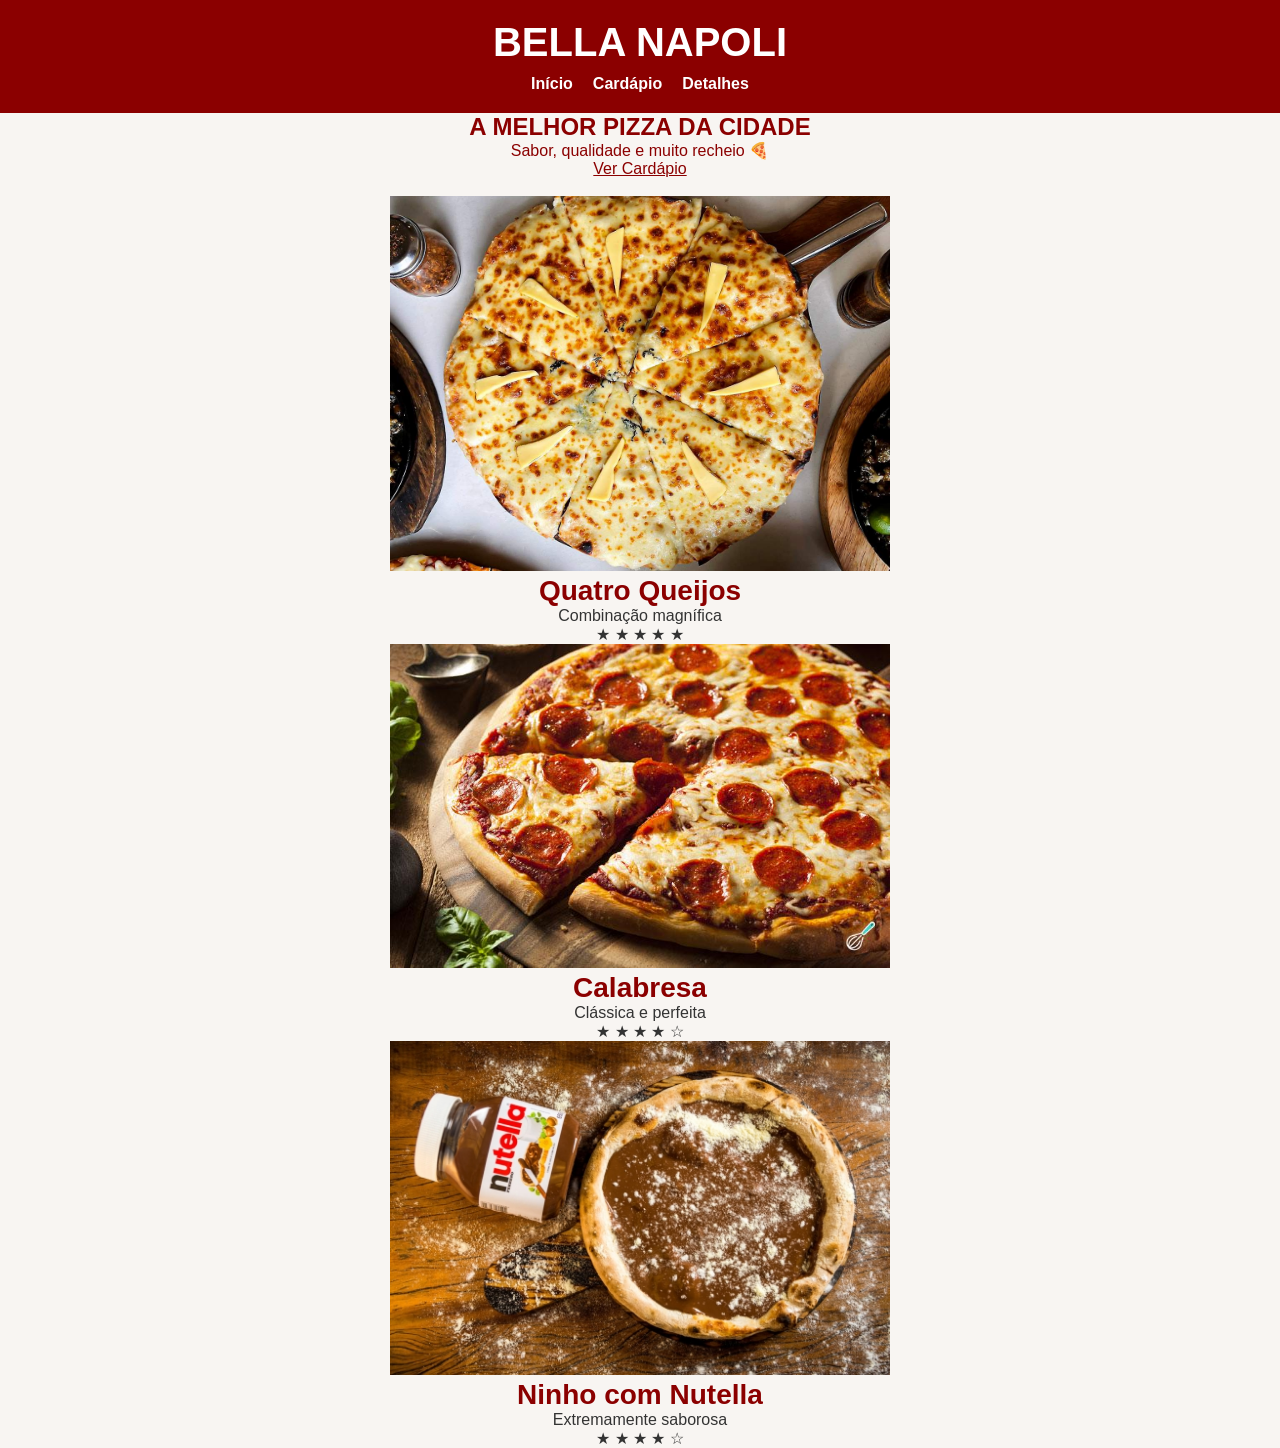
<file: index.html>
<!DOCTYPE html>
<html lang="pt-br">
<head>
    <meta charset="UTF-8">
    <meta name="viewport" content="width=device-width, initial-scale=1.0">
    <title>Bella Napoli</title>
    <link rel="stylesheet" href="style.css">
</head>
<body>
    <header>
        <h1>BELLA NAPOLI</h1>
        <nav>
            <a href="index.html">Início</a>
            <a href="cardapio.html">Cardápio</a>
            <a href="detalhes.html">Detalhes</a>
        </nav>
    </header>

    <section class="hero">
        <h2>A MELHOR PIZZA DA CIDADE</h2>
        <p>Sabor, qualidade e muito recheio 🍕</p>
        <a href="cardapio.html" class="btn">Ver Cardápio</a>
    </section>
<br>
    <section id="destaques">
        <div class="carda">
            <img src="4 queijos.jpg" alt="" width="500px">
            <h3>Quatro Queijos</h3>
            <p>Combinação magnífica</p>
            <p class="stars">&#9733; &#9733; &#9733; &#9733; &#9733;</p>
        </div>

          <div class="carda">
            <img src="pizza_calabresa_e_mussarela_4389_orig.jpg" alt="" width="500px">
            <h3>Calabresa</h3>
            <p>Clássica e perfeita</p>
            <p class="stars">&#9733; &#9733; &#9733; &#9733; &#9734;</p>
        </div>

          <div class="carda">
            <img src="ninho.jpg" alt="" width="500px">
            <h3>Ninho com Nutella</h3>
            <p>Extremamente saborosa</p>
            <p class="stars">&#9733; &#9733; &#9733; &#9733; &#9734;</p>
        </div>
    </section>
</body>
</html>
</file>
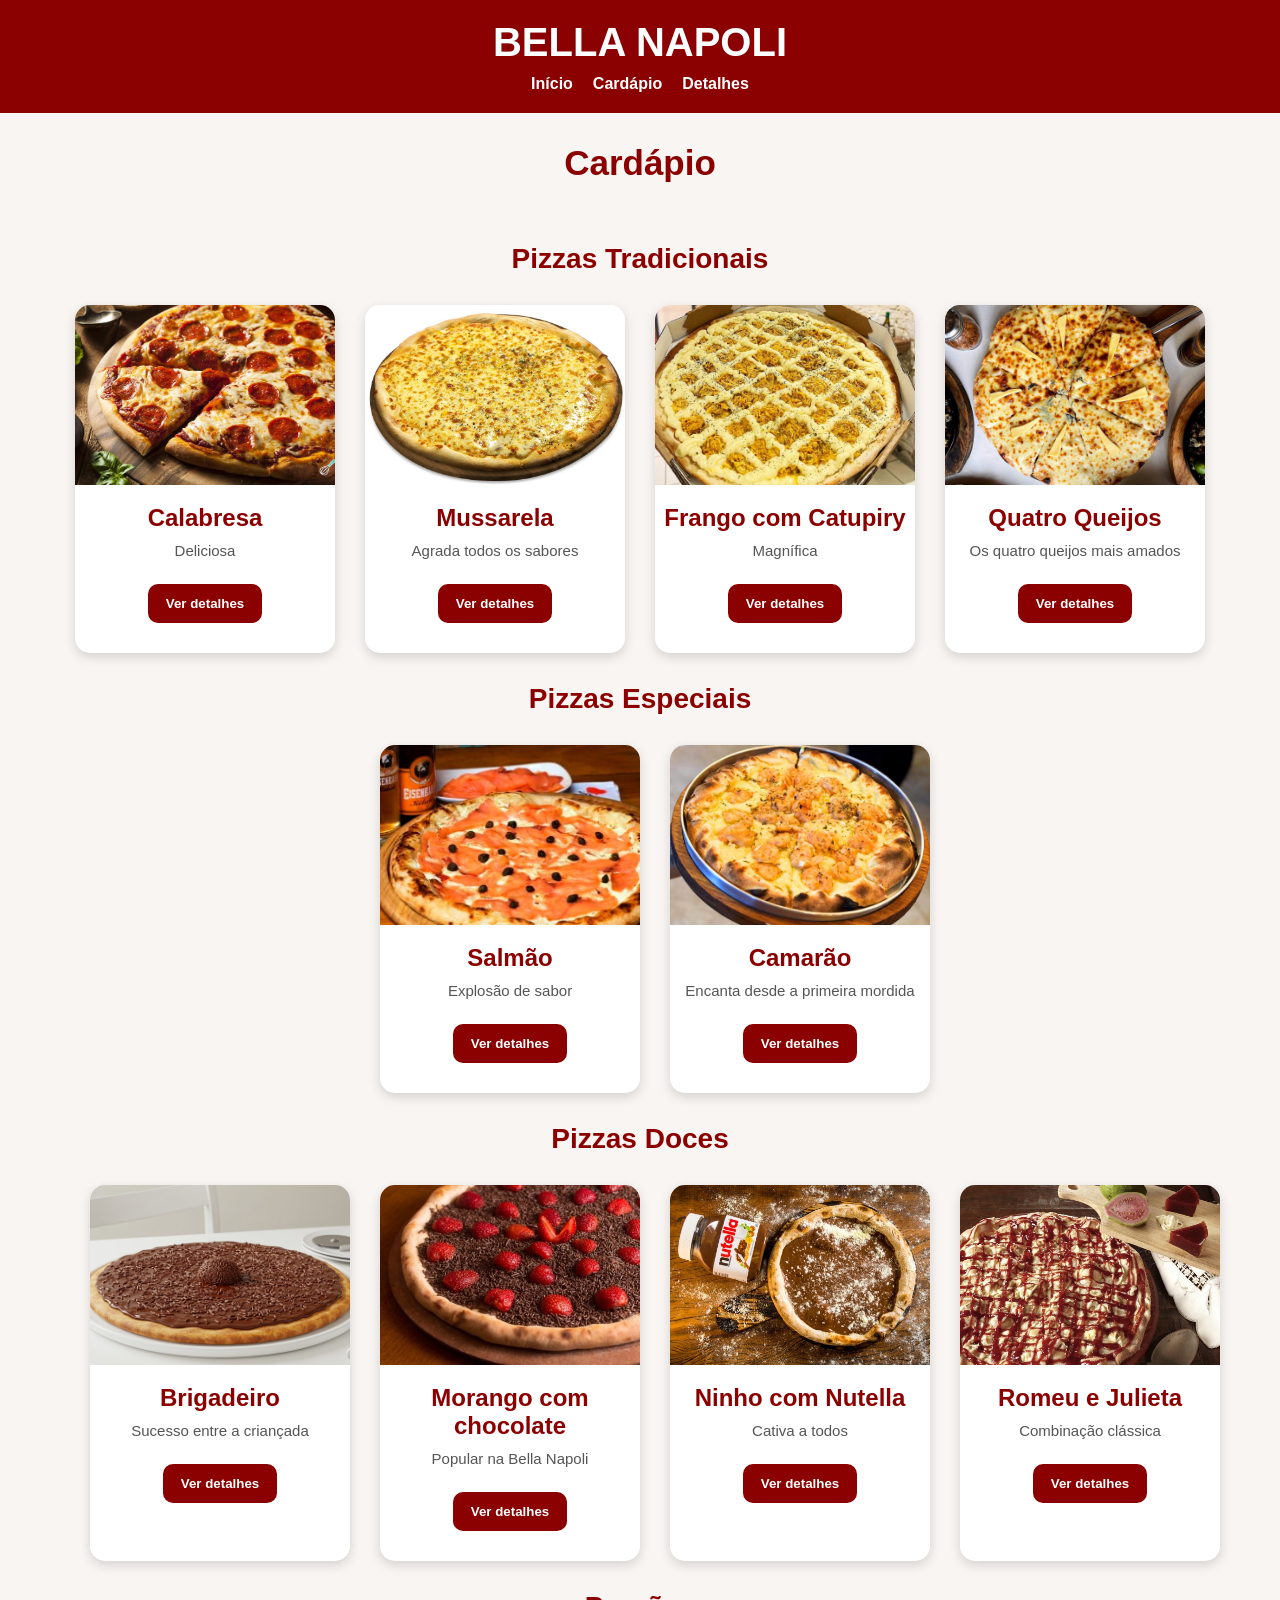
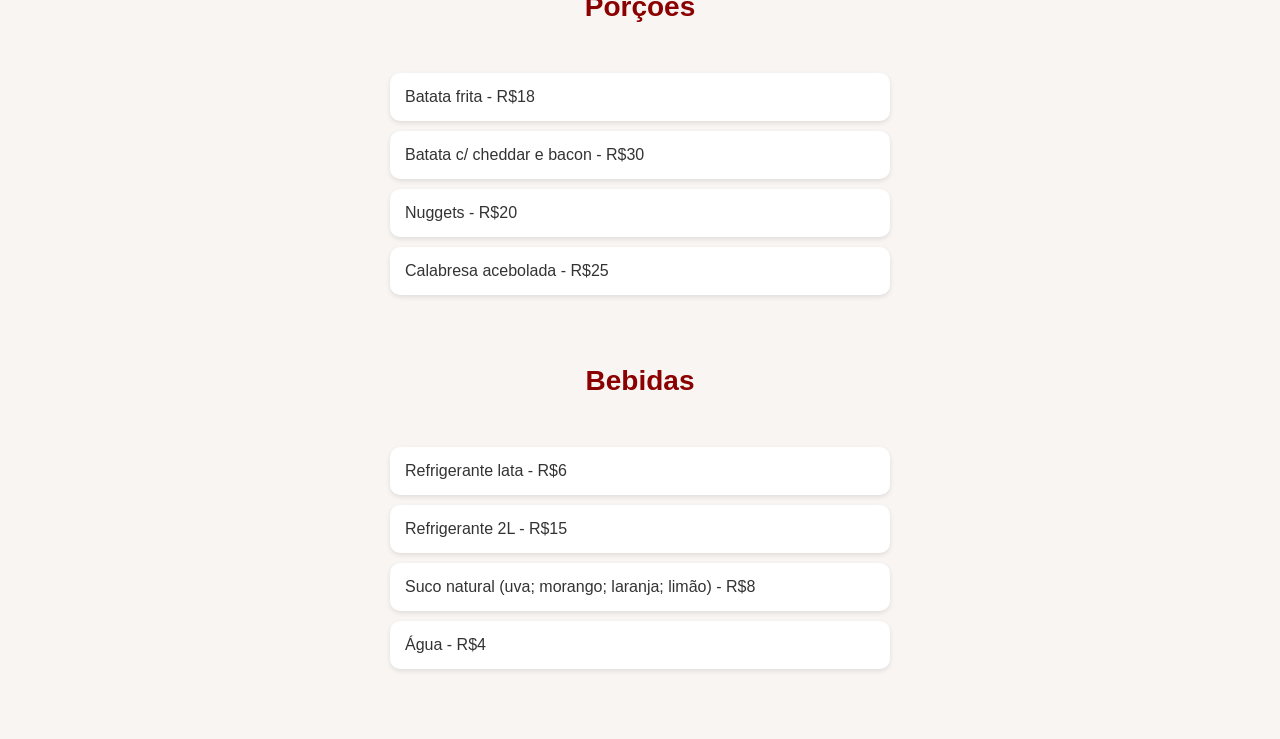
<file: cardapio.html>
<!DOCTYPE html>
<html lang="pt-br">
<head>
    <meta charset="UTF-8">
    <meta name="viewport" content="width=device-width, initial-scale=1.0">
    <title>Cardápio</title>
    <link rel="stylesheet" href="style.css">
</head>
<body>
    <header>
        <h1>BELLA NAPOLI</h1>
        <nav>
            <a href="index.html">Início</a>
            <a href="cardapio.html">Cardápio</a>
            <a href="detalhes.html">Detalhes</a>
        </nav>
    </header>

    <h2 id="title">Cardápio</h2>
    <section class="menu">
        <h3>Pizzas Tradicionais</h3>
        <div class="card">
            <img src="pizza_calabresa_e_mussarela_4389_orig.jpg" alt="">
            <h3>Calabresa</h3>
            <p>Deliciosa</p>
            
            <button><a href="detalhes.html">Ver detalhes</a></button>
        </div>

        <div class="card">
            <img src="mussarela.jpg" alt="">
            <h3>Mussarela</h3>
            <p>Agrada todos os sabores</p>
            
            <button><a href="detalhes.html">Ver detalhes</a></button>
        </div>

        <div class="card">
            <img src="franco catupiry.jpg" alt="">
            <h3>Frango com Catupiry</h3>
            <p>Magnífica</p>
            
            <button><a href="detalhes.html">Ver detalhes</a></button>
        </div>

        <div class="card">
            <img src="4 queijos.jpg" alt="">
            <h3>Quatro Queijos</h3>
            <p>Os quatro queijos mais amados</p>
            
            <button><a href="detalhes.html">Ver detalhes</a></button>
        </div>



        <h3>Pizzas Especiais</h3>
        <br>
        <div class="card">
            <img src="pizza-salmao-cream-cheese.jpg" alt="">
            <h3>Salmão</h3>
            <p>Explosão de sabor</p>
            
            <button><a href="detalhes.html">Ver detalhes</a></button>
        </div>

         <div class="card">
            <img src="camarao.jpg" alt="">
            <h3>Camarão</h3>
            <p>Encanta desde a primeira mordida</p>
            
            <button><a href="detalhes.html">Ver detalhes</a></button>
        </div>

        <h3>Pizzas Doces</h3>
        <br>
         <div class="card">
            <img src="pizza-de-brigadeiro-ia.jpg" alt="">
            <h3>Brigadeiro</h3>
            <p>Sucesso entre a criançada</p>
            
            <button><a href="detalhes.html">Ver detalhes</a></button>
        </div>

         <div class="card">
            <img src="morango.jpg" alt="">
            <h3>Morango com chocolate</h3>
            <p>Popular na Bella Napoli</p>
            
            <button><a href="detalhes.html">Ver detalhes</a></button>
        </div>

         <div class="card">
            <img src="ninho.jpg" alt="">
            <h3>Ninho com Nutella</h3>
            <p>Cativa a todos</p>
            
            <button><a href="detalhes.html">Ver detalhes</a></button>
        </div>

         <div class="card">
            <img src="romeu.jpg" alt="">
            <h3>Romeu e Julieta</h3>
            <p>Combinação clássica</p>
            <button><a href="detalhes.html">Ver detalhes</a></button>
        </div>

        <h3>Porções</h3>
        <ul>
            <li>Batata frita - R$18</li>
            <li>Batata c/ cheddar e bacon - R$30</li>
            <li>Nuggets - R$20</li>
            <li>Calabresa acebolada - R$25</li>
        </ul>

        <h3>Bebidas</h3>
        <ul>
            <li>Refrigerante lata - R$6</li>
            <li>Refrigerante 2L - R$15</li>
            <li>Suco natural (uva; morango; laranja; limão) - R$8</li>
            <li>Água - R$4</li>
        </ul>

    </section>


</body>
</html>
</file>
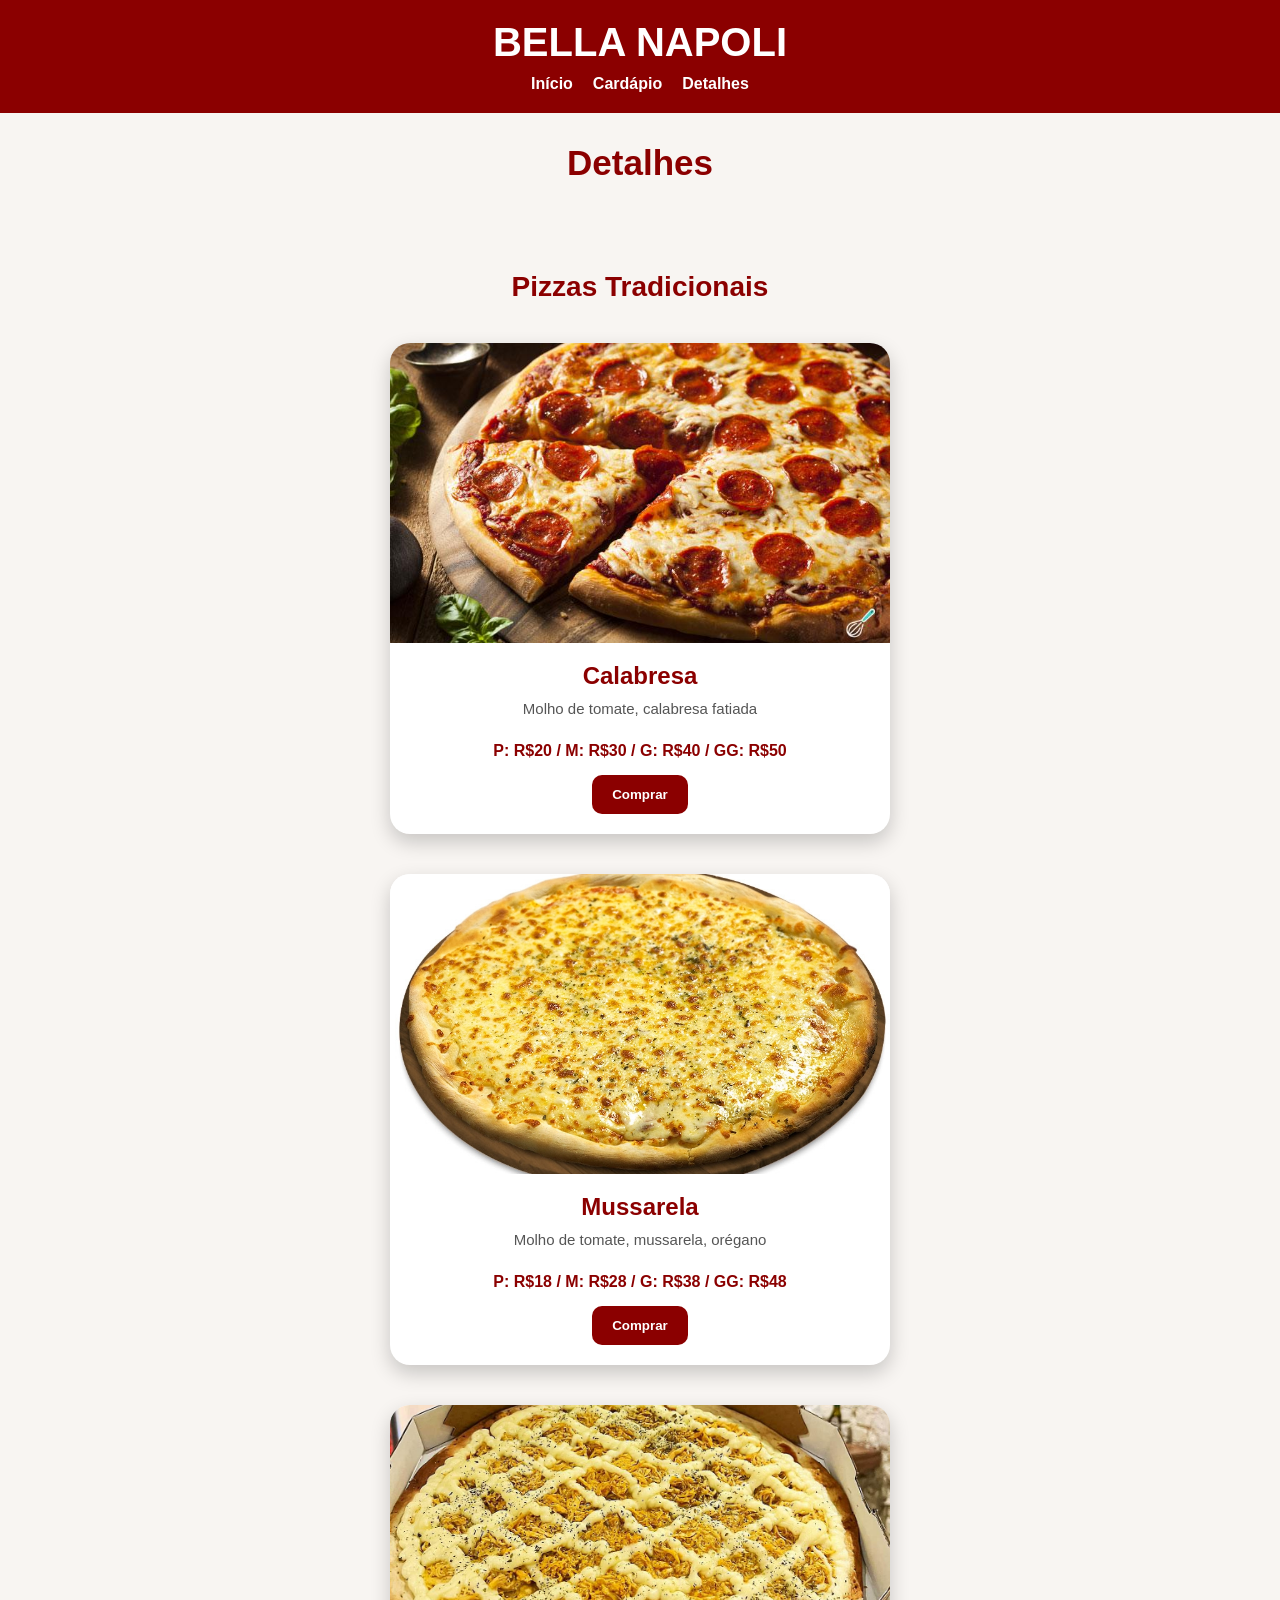
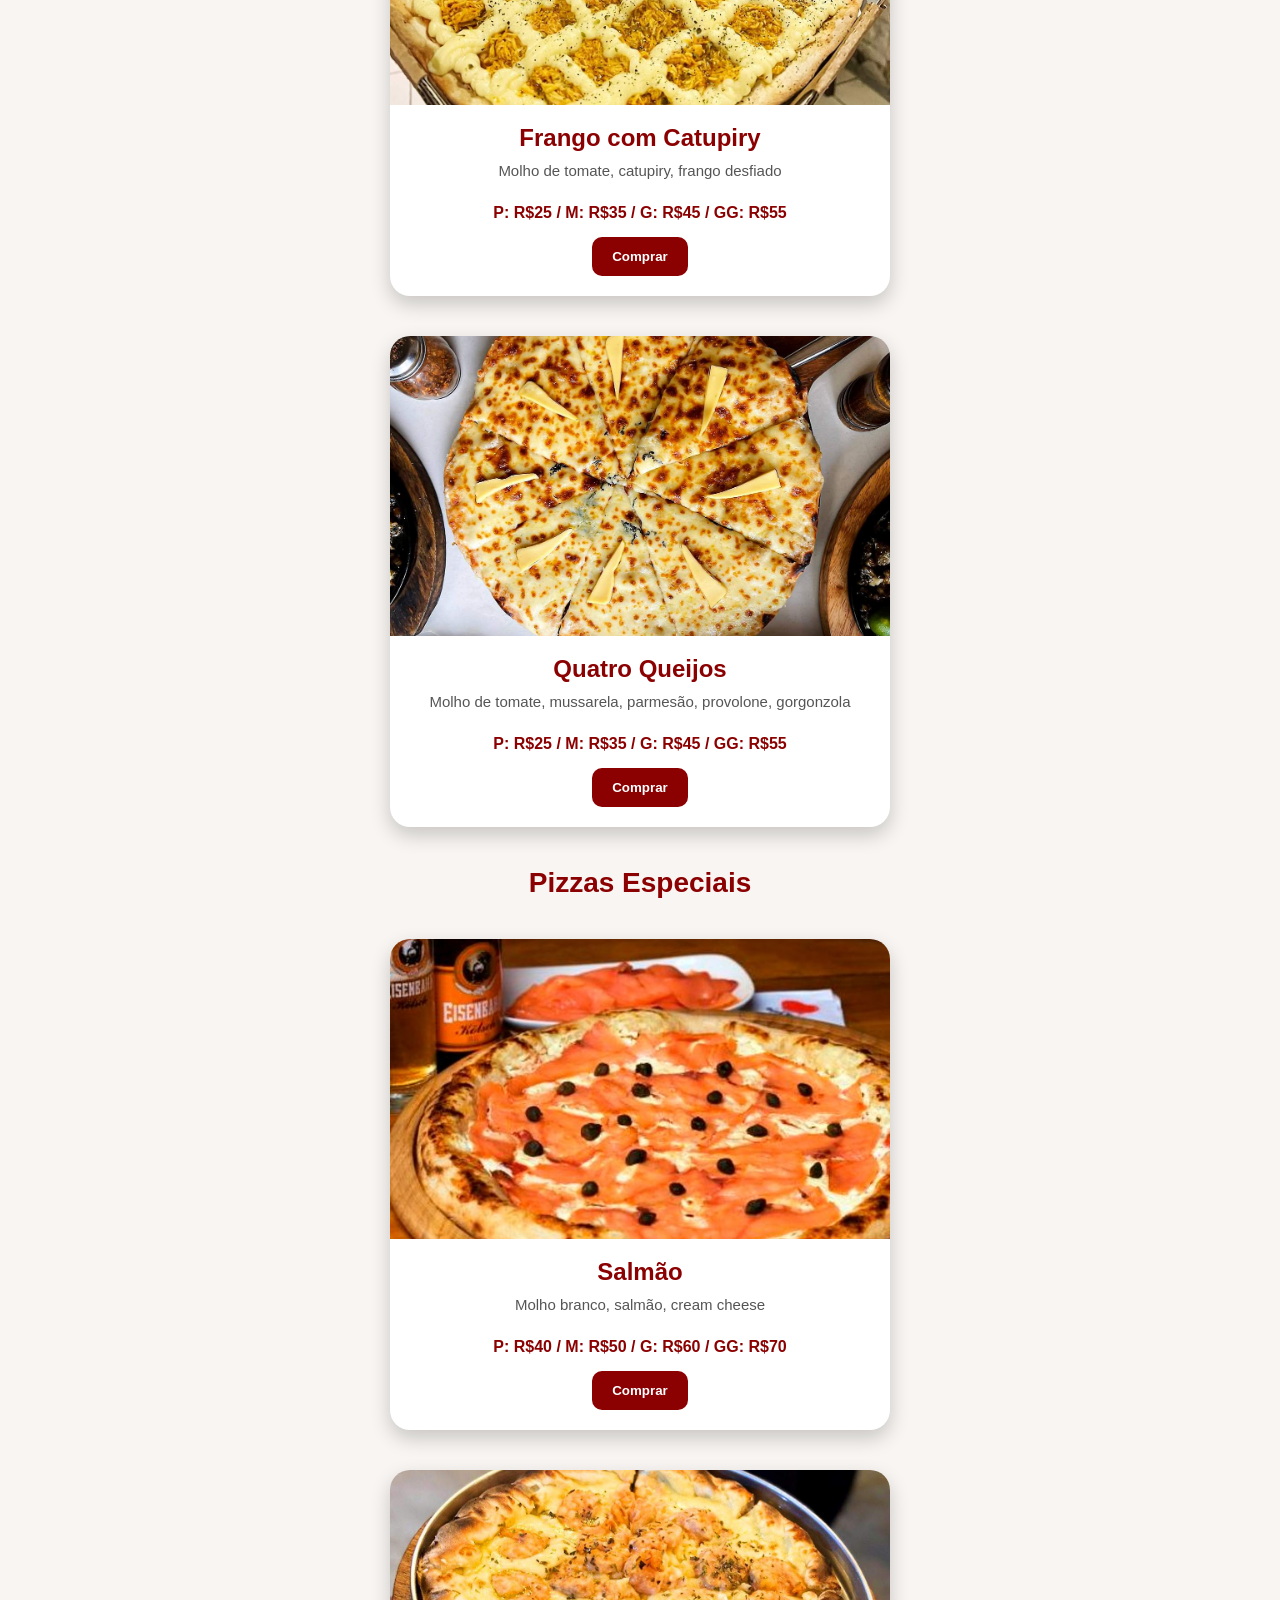
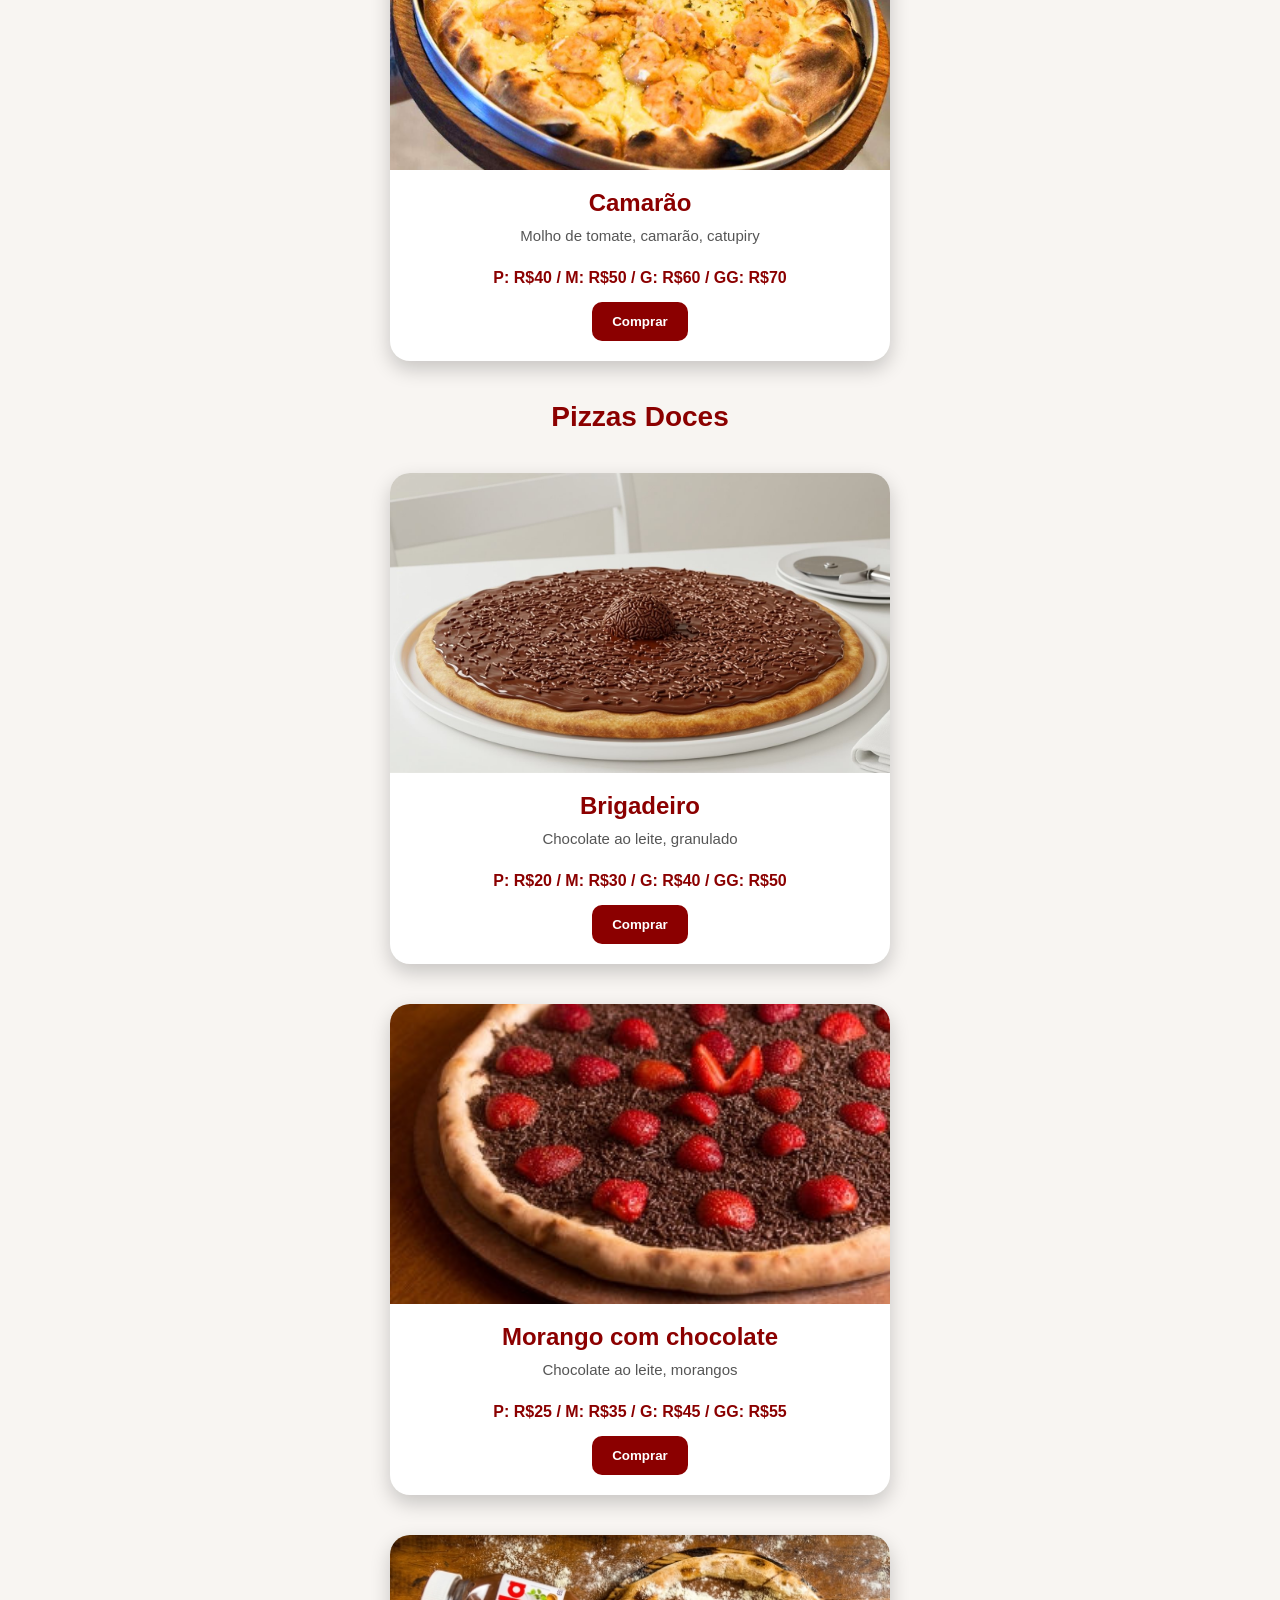
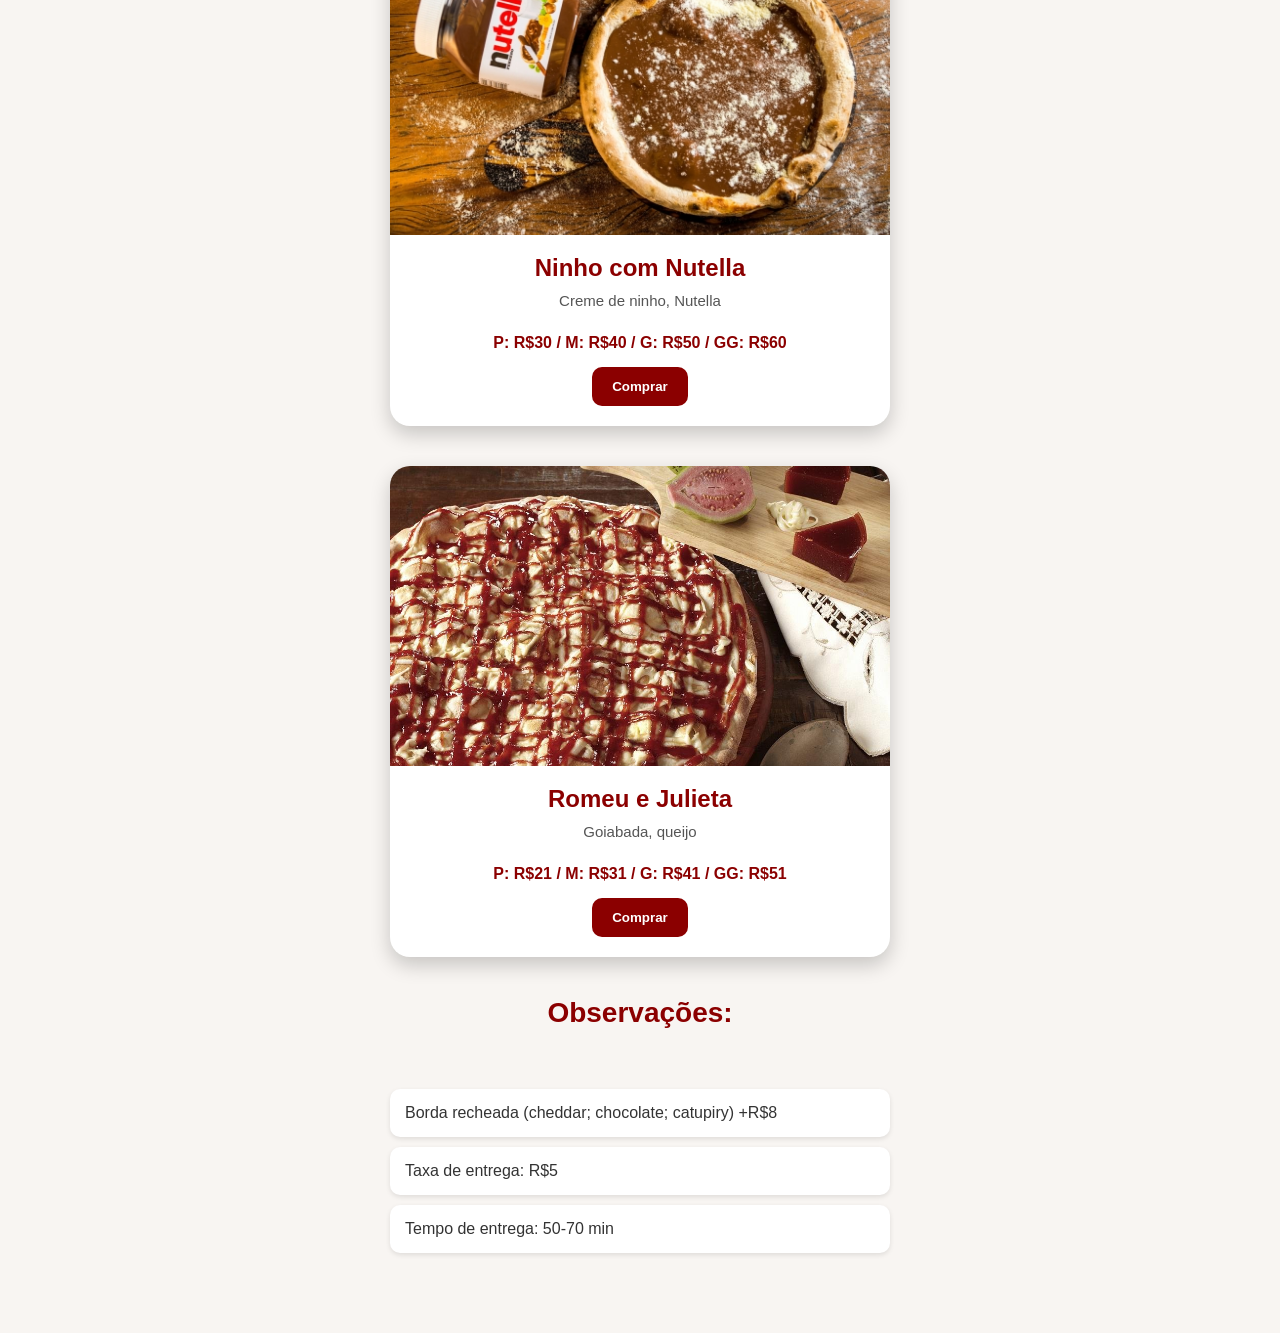
<file: detalhes.html>
<!DOCTYPE html>
<html lang="pt-br">
<head>
    <meta charset="UTF-8">
    <meta name="viewport" content="width=device-width, initial-scale=1.0">
    <title>Detalhes</title>
    <link rel="stylesheet" href="style.css">
</head>
<body>
    <header>
        <h1>BELLA NAPOLI</h1>
        <nav>
            <a href="index.html">Início</a>
            <a href="cardapio.html">Cardápio</a>
            <a href="detalhes.html">Detalhes</a>
        </nav>
    </header>
    <h2 id="title">Detalhes</h2>
    <br>
    <section class="detalhe">
        <h3>Pizzas Tradicionais</h3>
        <div class="card">
            <img src="pizza_calabresa_e_mussarela_4389_orig.jpg" alt="">
            <h3>Calabresa</h3>
            <p>Molho de tomate, calabresa fatiada</p>
            <span>P: R$20 / M: R$30 / G: R$40 / GG: R$50 </span>
            <button class="comprar">Comprar</button>
        </div>

        <div class="card">
            <img src="mussarela.jpg" alt="">
            <h3>Mussarela</h3>
            <p>Molho de tomate, mussarela, orégano</p>
            <span>P: R$18 / M: R$28 / G: R$38 / GG: R$48</span>
            <button class="comprar">Comprar</button>
        </div>

        <div class="card">
            <img src="franco catupiry.jpg" alt="">
            <h3>Frango com Catupiry</h3>
            <p>Molho de tomate, catupiry, frango desfiado</p>
            <span>P: R$25 / M: R$35 / G: R$45 / GG: R$55</span>
            <button class="comprar">Comprar</button>
        </div>

        <div class="card">
            <img src="4 queijos.jpg" alt="">
            <h3>Quatro Queijos</h3>
            <p>Molho de tomate, mussarela, parmesão, provolone, gorgonzola</p>
            <span>P: R$25 / M: R$35 / G: R$45 / GG: R$55</span>
            <button class="comprar">Comprar</button>
        </div>



        <h3>Pizzas Especiais</h3>

        <div class="card">
            <img src="pizza-salmao-cream-cheese.jpg" alt="">
            <h3>Salmão</h3>
            <p>Molho branco, salmão, cream cheese</p>
            <span>P: R$40 / M: R$50 / G: R$60 / GG: R$70</span>
            <button class="comprar">Comprar</button>
        </div>

         <div class="card">
            <img src="camarao.jpg" alt="">
            <h3>Camarão</h3>
            <p>Molho de tomate, camarão, catupiry</p>
            <span>P: R$40 / M: R$50 / G: R$60 / GG: R$70</span>
            <button class="comprar">Comprar</button>
        </div>

        <h3>Pizzas Doces</h3>
        
         <div class="card">
            <img src="pizza-de-brigadeiro-ia.jpg" alt="">
            <h3>Brigadeiro</h3>
            <p>Chocolate ao leite, granulado</p>
            <span>P: R$20 / M: R$30 / G: R$40 / GG: R$50</span>
            <button class="comprar">Comprar</button>
        </div>

         <div class="card">
            <img src="morango.jpg" alt="">
            <h3>Morango com chocolate</h3>
            <p>Chocolate ao leite, morangos</p>
            <span>P: R$25 / M: R$35 / G: R$45 / GG: R$55</span>
           <button class="comprar">Comprar</button>
        </div>

         <div class="card">
            <img src="ninho.jpg" alt="">
            <h3>Ninho com Nutella</h3>
            <p>Creme de ninho, Nutella</p>
            <span>P: R$30 / M: R$40 / G: R$50 / GG: R$60</span>
            <button class="comprar">Comprar</button>
        </div>

         <div class="card">
            <img src="romeu.jpg" alt="">
            <h3>Romeu e Julieta</h3>
            <p>Goiabada, queijo</p>
            <span>P: R$21 / M: R$31 / G: R$41 / GG: R$51</span>
            <button class="comprar">Comprar</button>
        </div>

        <h3>Observações:</h3>
        <ul>
            <li>Borda recheada (cheddar; chocolate; catupiry) +R$8</li>
            <li>Taxa de entrega: R$5</li>
            <li>Tempo de entrega: 50-70 min</li>
        </ul>
    </section>
</body>
</html>
</file>
<file: style.css>
*{
    margin: 0;
    padding: 0;
    box-sizing: border-box;
}


body{
    font-family: Arial, Helvetica, sans-serif;
    background-color: #f8f5f2;
    color: #333;
}


header{
    background-color: #8B0000;
    padding: 20px;
    text-align: center;
}

header h1{
    color: white;
    margin-bottom: 10px;
    font-size: 40px;
}

nav{
    display: flex;
    justify-content: center;
    gap: 20px;
}

nav a{
    text-decoration: none;
    color: white;
    font-weight: bold;
    transition: 0.3s;
}

nav a:hover{
    color: #ffd700;
}


#title{
    text-align: center;
    margin: 30px 0;
    font-size: 35px;
    color: #8B0000;
}

h3{
    
    color: #8B0000;
    font-size: 28px;
    align-items: center;
    text-align: center;

}


.menu,
.detalhe{
    display: flex;
    flex-wrap: wrap;
    justify-content: center;
    gap: 25px;
    padding: 20px;
}

.card{
    background-color: white;
    width: 260px;
    border-radius: 15px;
    overflow: hidden;
    box-shadow: 0 4px 10px rgba(0,0,0,0.2);
    transition: 0.3s;
    text-align: center;
    padding-bottom: 15px;
    align-items: center;
}

.card:hover{
    transform: scale(1.03);
}

.card img{
    width: 100%;
    height: 180px;
    object-fit: cover;
}

.card h3{
    margin-top: 15px;
    font-size: 24px;
}

.card p{
    padding: 10px;
    font-size: 15px;
    color: #555;
}

.card span{
    display: block;
    margin: 10px;
    font-weight: bold;
    color: #8B0000;
}

button{
    background-color: #8B0000;
    border: none;
    padding: 10px 18px;
    border-radius: 8px;
    cursor: pointer;
    transition: 0.3s;
}

button:hover{
    background-color: #b30000;
}

button a{
    text-decoration: none;
    color: white;
    font-weight: bold;
}

.comprar{
    color: white;
    font-weight: bold;
}

ul{
    width: 100%;
    max-width: 500px;
    margin: 10px auto 30px;
    list-style: none;
}

ul li{
    background-color: white;
    margin: 10px 0;
    padding: 15px;
    border-radius: 10px;
    box-shadow: 0 2px 5px rgba(0,0,0,0.1);
}

@media(max-width: 768px){

    nav{
        flex-direction: column;
        gap: 10px;
    }

    .card{
        width: 90%;
    }

    header h1{
        font-size: 30px;
    }

    #title{
        font-size: 28px;
    }
}

.menu h3,
#destaques,
.detalhe h3{
    width: 100%;
    text-align: center
}
 
.hero{
    align-items: center;
    text-align: center;
    color: #8B0000;
}

.btn{
    color: #8B0000;
}

.cards{
    display: flex;
    justify-content: center;
    flex-wrap: wrap;
    gap: 30px;
    padding: 40px;
}

.cards .card{
    width: 280px;
    background-color: white;
    border-radius: 15px;
    overflow: hidden;
    box-shadow: 0 5px 15px rgba(0,0,0,0.2);
    transition: 0.4s;
    text-align: center;
}

.cards .card:hover{
    transform: translateY(-10px) scale(1.03);
    box-shadow: 0 10px 25px rgba(0,0,0,0.3);
}

.cards .card img{
    width: 100%;
    height: 200px;
    object-fit: cover;
}

/* ===== CARDS DO CARDÁPIO ===== */

.menu{
    display: flex;
    flex-wrap: wrap;
    justify-content: center;
    gap: 30px;
    padding: 30px;
}

.menu .card{
    width: 260px;
    background-color: white;
    border-radius: 15px;
    overflow: hidden;
    text-align: center;
    box-shadow: 0 4px 12px rgba(0,0,0,0.15);
    transition: 0.4s;
}

.menu .card:hover{
    transform: scale(1.05);
    box-shadow: 0 10px 20px rgba(0,0,0,0.25);
}

.menu .card img{
    width: 100%;
    height: 180px;
    object-fit: cover;
    transition: 0.4s;
}

.menu .card:hover img{
    transform: scale(1.08);
}

.menu button{
    margin: 15px 0;
    padding: 12px 18px;
    border: none;
    border-radius: 10px;
    background-color: #8B0000;
    cursor: pointer;
    transition: 0.3s;
}

.menu button:hover{
    background-color: #b30000;
    transform: scale(1.05);
}

.menu button a{
    color: white;
    text-decoration: none;
    font-weight: bold;
}

/* ===== DETALHES ===== */

.detalhe{
    display: flex;
    flex-direction: column;
    align-items: center;
    gap: 40px;
    padding: 40px;
}

.detalhe .card{
    width: 500px;
    max-width: 90%;
    background-color: white;
    border-radius: 20px;
    overflow: hidden;
    text-align: center;
    box-shadow: 0 8px 20px rgba(0,0,0,0.2);
    padding-bottom: 20px;

    animation: flutuar 3s infinite ease-in-out;
}

.detalhe .card img{
    width: 100%;
    height: 300px;
    object-fit: cover;
    transition: 0.5s;
}

.detalhe .card img:hover{
    transform: scale(1.08);
}

.detalhe .card h3{
    margin-top: 15px;
}

.detalhe .card p{
    padding: 10px 20px;
}

.detalhe .card span{
    display: block;
    margin: 15px 0;
    font-weight: bold;
    color: #8B0000;
}

.comprar{
    padding: 12px 20px;
    border: none;
    border-radius: 10px;
    background-color: #8B0000;
    color: white;
    font-weight: bold;
    cursor: pointer;
    transition: 0.3s;
}

.comprar:hover{
    background-color: #b30000;
    transform: scale(1.05);
}


@keyframes flutuar{
    0%{
        transform: translateY(0px);
    }

    50%{
        transform: translateY(-10px);
    }

    100%{
        transform: translateY(0px);
    }
}
</file>
